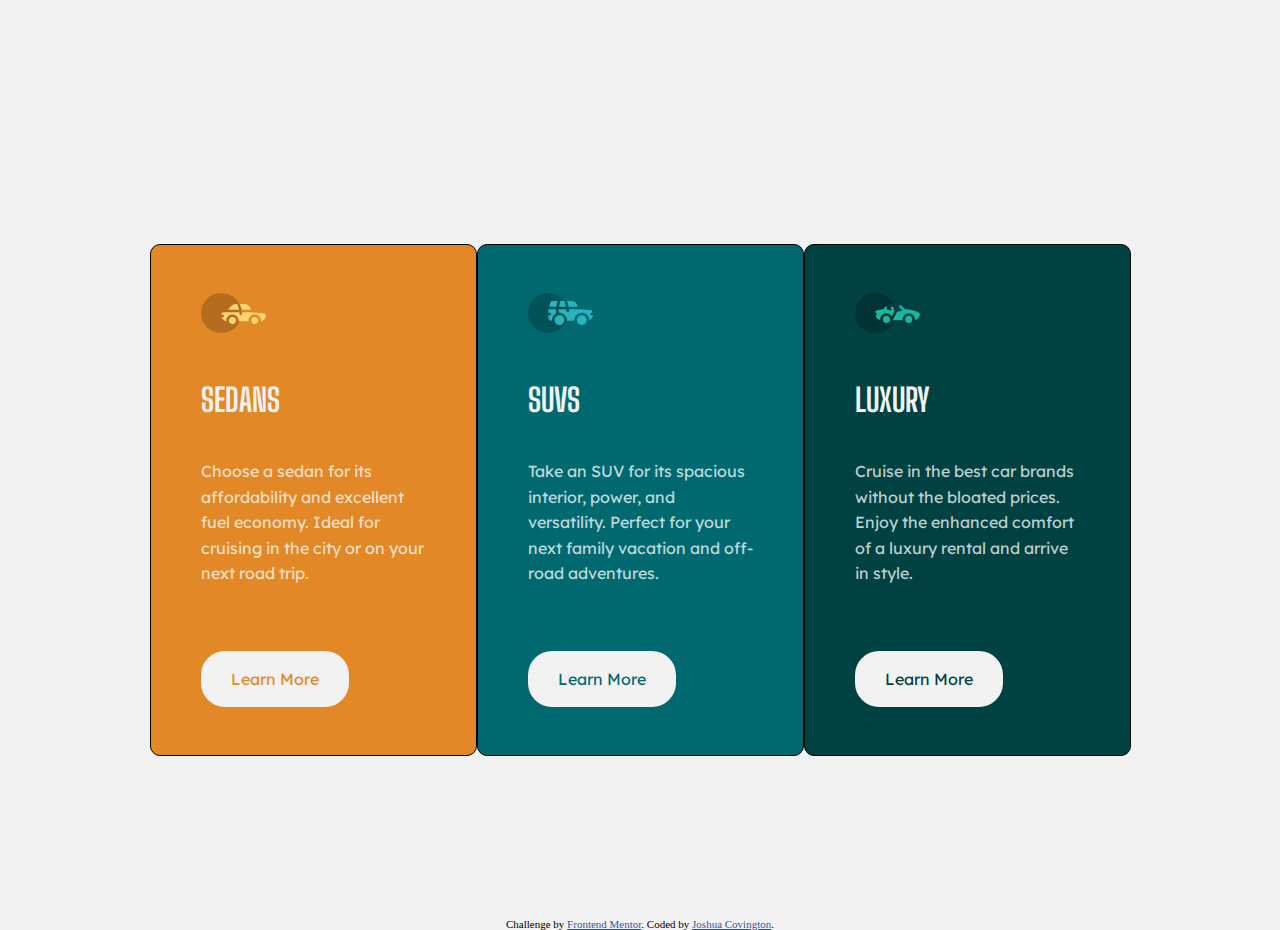
<file: 3-column-preview-card-component-main/index.html>
<!DOCTYPE html>
<html lang="en">
<head>
  <meta charset="UTF-8">
  <meta name="viewport" content="width=device-width, initial-scale=1.0"> <!-- displays site properly based on user's device -->

  <link rel="icon" type="image/png" sizes="32x32" href="./images/favicon-32x32.png">

  <link rel="preconnect" href="https://fonts.gstatic.com" />
  <link
      href="https://fonts.googleapis.com/css2?family=Big+Shoulders+Display:wght@700&family=Lexend+Deca&display=swap"
      rel="stylesheet"/>

  <link rel="stylesheet" href="./css/style.css">
  
  <title>Frontend Mentor | 3-column preview card component</title>

</head>
<body>
  <div class="boxes">

    <div class="box" id="sedans">
    <img src="images/icon-sedans.svg" alt="sedans_img" class="box__img">
    <h2 class="box__heading">Sedans</h2>
    <p class="box__description">Choose a sedan for its affordability and excellent fuel economy. Ideal for cruising in the city 
    or on your next road trip.</p>
    <button class="btn btn-sedans" formaction="javascript:void(0);" type="submit">Learn More</button>
    </div>

    <div class="box" id="suvs">
    <img src="images/icon-suvs.svg" alt="suvs_img" class="box__img">
    <h2 class="box__heading">SUVs</h2>
    <p class="box__description">Take an SUV for its spacious interior, power, and versatility. Perfect for your next family vacation 
    and off-road adventures.</p>
    <button class="btn btn-suvs" formaction="javascript:void(0);" type="submit">Learn More</button>
    </div>

    <div class="box" id="luxury">
    <img src="images/icon-luxury.svg" alt="luxury_img" class="box__img">
    <h2 class="box__heading">Luxury</h2>
    <p class="box__description">Cruise in the best car brands without the bloated prices. Enjoy the enhanced comfort of a luxury 
    rental and arrive in style.</p>
    <button class="btn btn-luxury" formaction="javascript:void(0);" type="submit">Learn More</button>
    </div>
  </div>

  <br/>
  
  <div class="attribution">
    Challenge by <a href="https://www.frontendmentor.io?ref=challenge" target="_blank">Frontend Mentor</a>. 
    Coded by <a href="https://github.com/jcovington16">Joshua Covington</a>.
  </div>
</body>
</html>
</file>
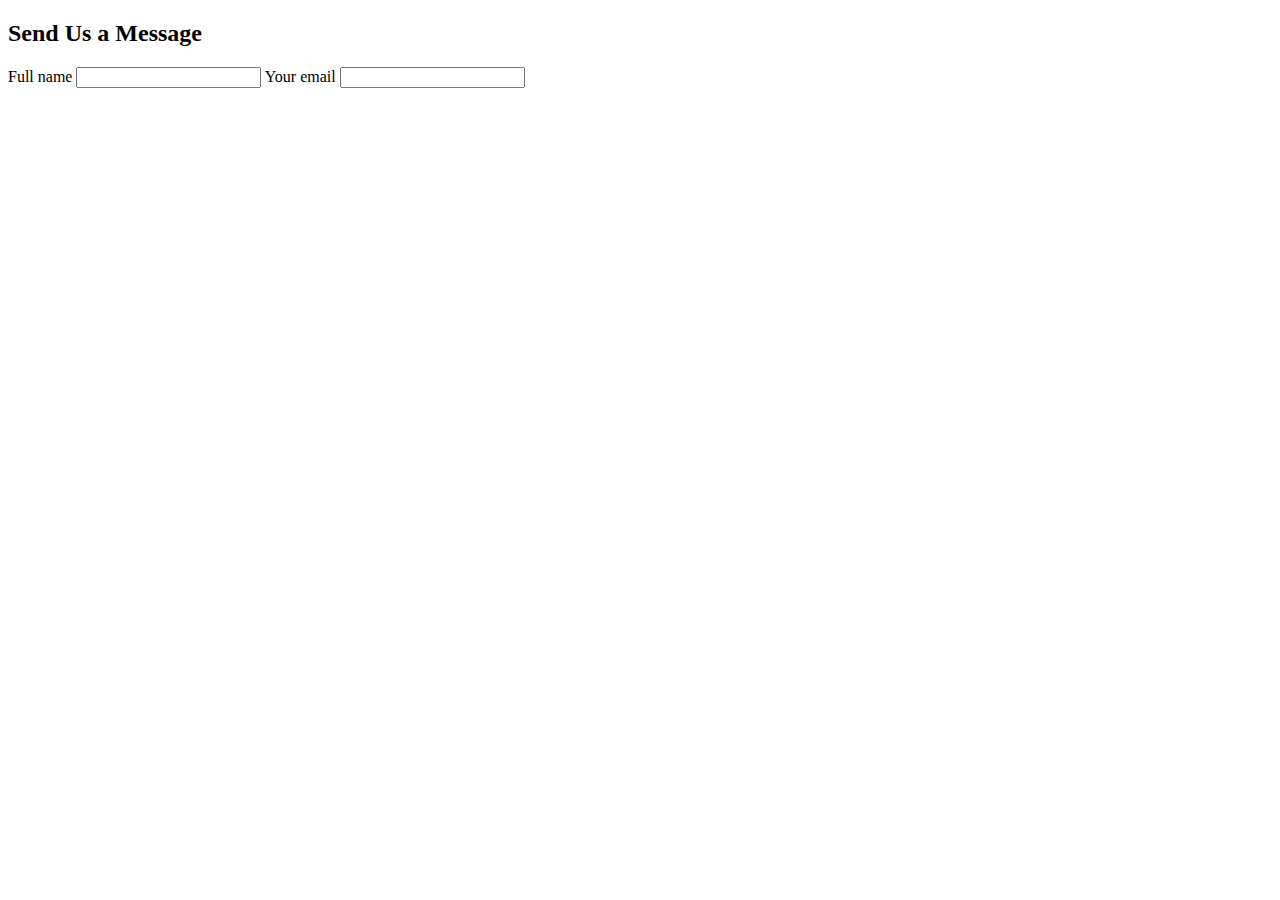
<file: contact-card/index.html>
<!DOCTYPE html>
<html lang="en">
<head>
    <meta charset="UTF-8">
    <meta http-equiv="X-UA-Compatible" content="IE=edge">
    <meta name="viewport" content="width=device-width, initial-scale=1.0">
    <title>Contact Me</title>
</head>
<body>
    <main class="card">

        <h2>Send Us a Message</h2>
        <form action="" class="message">
            <label for="name">Full name</label>
            <input type="text" name="name" id="name">

            <label for="email">Your email</label>
            <input type="email" name="email" id="email">

            
            
            
        </form>
    </main>
    
</body>
</html>
</file>
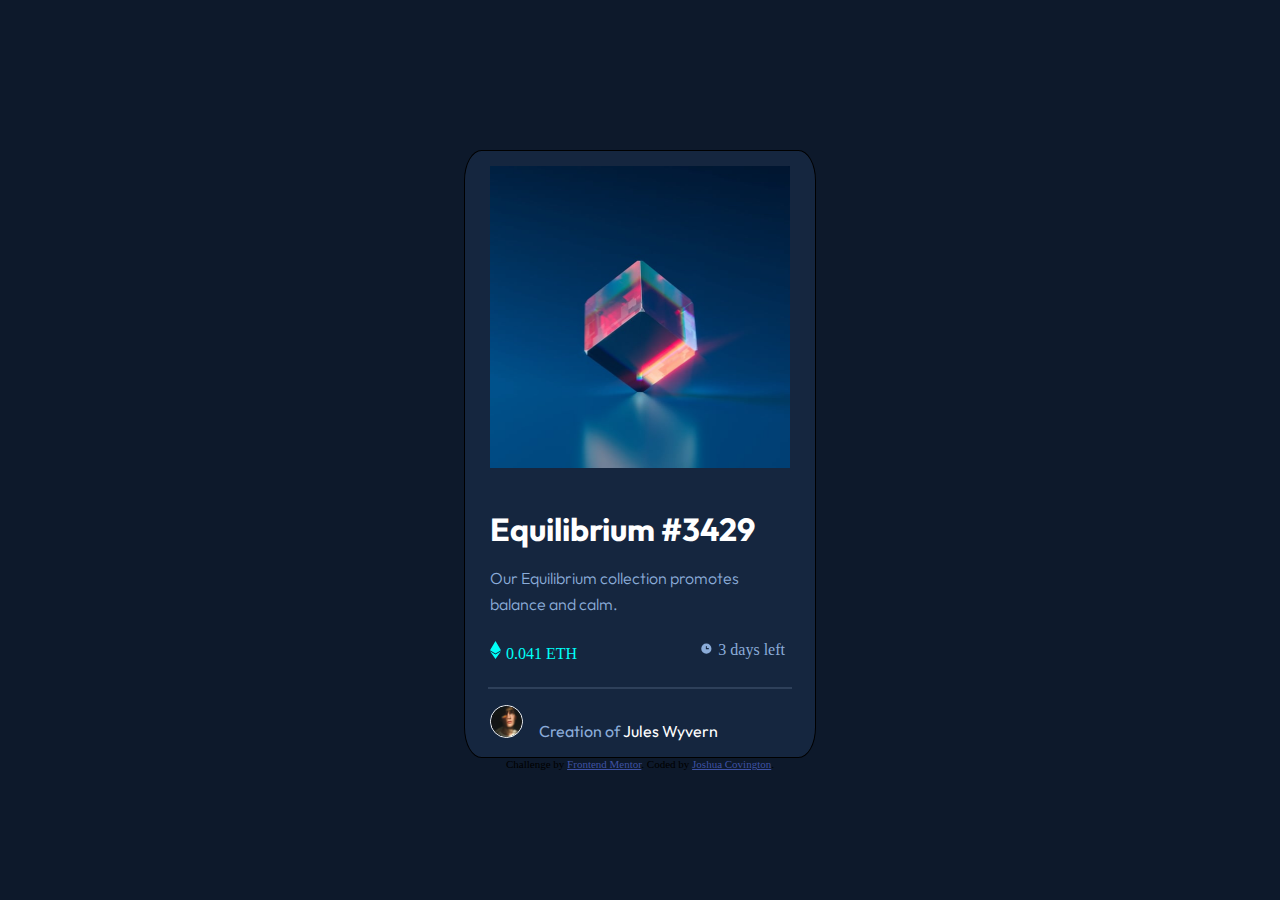
<file: nft-preview-card-component-main/index.html>
<!DOCTYPE html>
<html lang="en">
<head>
  <meta charset="UTF-8">
  <meta name="viewport" content="width=device-width, initial-scale=1.0"> <!-- displays site properly based on user's device -->

  <link rel="icon" type="image/png" sizes="32x32" href="./images/favicon-32x32.png">
  <link rel="stylesheet" href="./styles.css">
  
  <title>Frontend Mentor | NFT preview card component</title>

  <!-- Feel free to remove these styles or customise in your own stylesheet 👍 -->
  <style>
    .attribution { font-size: 11px; text-align: center; }
    .attribution a { color: hsl(228, 45%, 44%); }
  </style>
</head>
<body>

  <main class="main">

    <div class="nft-image">
      <img src="./images/image-equilibrium.jpg" alt="nft image">
    </div>

    <div>
      <h1>Equilibrium #3429</h1>
    </div>
    

    <div class="para">
      <p>
        Our Equilibrium collection promotes balance and calm.
      </p>
    </div>
    
    <div class="eth">
      <span class="span1"><img src="./images/icon-ethereum.svg" alt="eth icon">0.041 ETH</span>
      <span class="span2"><img src="./images/icon-clock.svg" alt="clock">3 days left</span>
    </div>
    
    <hr class="hr">
    
    <div class="avatar">
      <img src="./images/image-avatar.png" alt="Jules Wyvern">
      <p><span class="avatar_span">Creation of</span> Jules Wyvern</p>
    </div>
    
  </main>



  <footer class="attribution">
    Challenge by <a href="https://www.frontendmentor.io?ref=challenge" target="_blank">Frontend Mentor</a>. 
    Coded by <a href="https://github.com/jcovington16" target="_blank">Joshua Covington</a>.
  </footer>
</body>
</html>
</file>
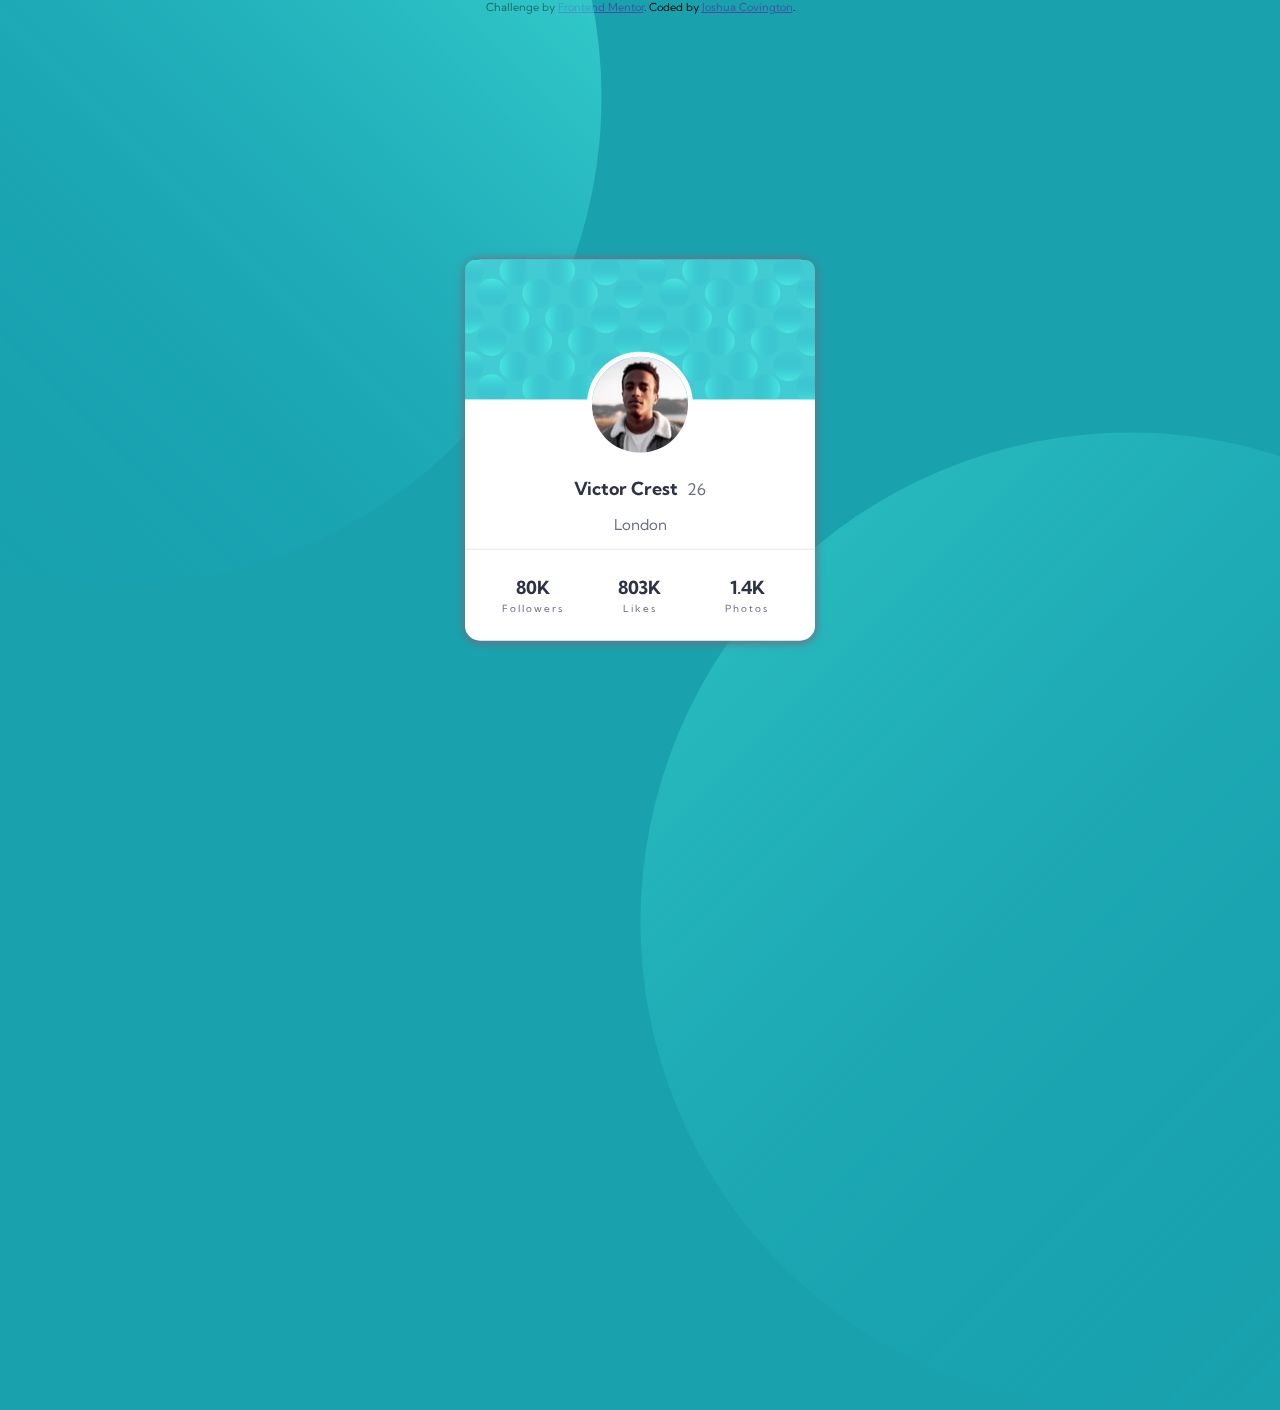
<file: profile-card-component-main/index.html>
<!DOCTYPE html>
<html lang="en">
<head>
  <meta charset="UTF-8">
  <meta name="viewport" content="width=device-width, initial-scale=1.0"> <!-- displays site properly based on user's device -->

  <link rel="icon" type="image/png" sizes="32x32" href="./images/favicon-32x32.png">
  <link rel="stylesheet" href="./style.css">

  <link rel="preconnect" href="https://fonts.gstatic.com">
  <link href="https://fonts.googleapis.com/css2?family=Kumbh+Sans:wght@400;700&display=swap" rel="stylesheet">
  
  <title>Frontend Mentor | Profile card component</title>

  <!-- Feel free to remove these styles or customise in your own stylesheet 👍 -->
  <style>
    .attribution { font-size: 11px; text-align: center; }
    .attribution a { color: hsl(228, 45%, 44%); }
  </style>
</head>
<body>
  <img src="images/bg-pattern-top.svg" alt="top-pattern" class="top-pattern">
  <div class="card-wrapper">
    <div class="box-card">

      <header>
        <img src="images/bg-pattern-card.svg" alt="pattern-card" class="pattern-card">
        <img src="images/image-victor.jpg" alt="profile-pic" class="profile-pic">
      </header>

      <main class="box-info">
        <span class="box-name">Victor Crest</span>
        <span class="box-age">26</span>
        <p class="box-country">London</p>
      </main> 

      <footer class="box-stats">
        <div class="box-stat">
          <h3 class="box-value">80K</h3>
          <h4 class="box-type">Followers</h4>
        </div>
        <div class="box-stat">
          <h3 class="box-value">803K</h3>
          <h4 class="box-type">Likes</h4> 
        </div>
        <div class="box-stat">
          <h3 class="box-value">1.4K</h3>
          <h4 class="box-type">Photos</h4>
        </div>
      </footer> 

    </div>
  </div>

  <img src="images/bg-pattern-bottom.svg" alt="bottom-pattern" class="bottom-pattern">

  <div class="attribution">
    Challenge by <a href="https://www.frontendmentor.io?ref=challenge" target="_blank">Frontend Mentor</a>. 
    Coded by <a href="https://github.com/jcovington16">Joshua Covington</a>.
  </div>
</body>
</html>
</file>
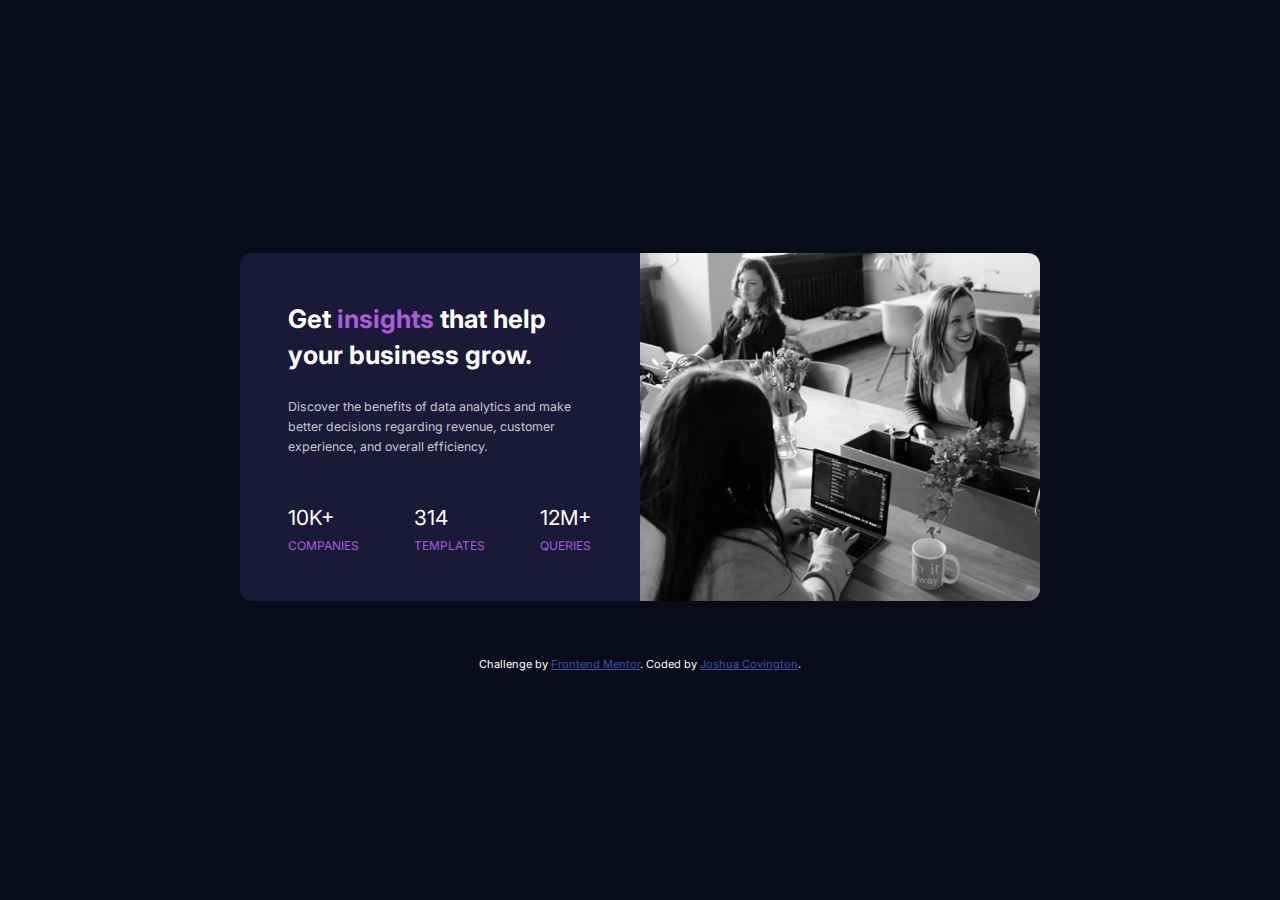
<file: stats-preview-card-component-main/index.html>
<!DOCTYPE html>
<html lang="en">
<head>
  <meta charset="UTF-8">
  <meta name="viewport" content="width=device-width, initial-scale=1.0"> <!-- displays site properly based on user's device -->

  <link rel="icon" type="image/png" sizes="32x32" href="./images/favicon-32x32.png">
  <link rel="stylesheet" href="./css/styles.css">
  
  <title>Frontend Mentor | Stats preview card component</title>

  <!-- Feel free to remove these styles or customise in your own stylesheet 👍 -->
  <style>
    .attribution { font-size: 11px; text-align: center; }
    .attribution a { color: hsl(228, 45%, 44%); }
  </style>
</head>
<body>

  <div class="card ">

    <div class="left">
      <h2>Get <span> insights</span> that help <br> your business grow.</h2>
      <p> Discover the benefits of data analytics and make <br>
          better decisions regarding revenue, customer <br>
          experience, and overall efficiency.</p>
        
      <ul>
        <li>10k+<span>companies</span></li>
        <li>314<span>templates</span></li>
        <li>12m+<span>queries</span></li>
      </ul>

    </div>

    <div class="right">
      <div class="back"></div>
      <img class="image" src="images/image-header-desktop.jpg" alt="">
    </div>

  </div>



  <div class="attribution">
    Challenge by <a href="https://www.frontendmentor.io?ref=challenge" target="_blank">Frontend Mentor</a>. 
    Coded by <a href="https://github.com/jcovington16">Joshua Covington</a>.
  </div>
</body>
</html>
</file>
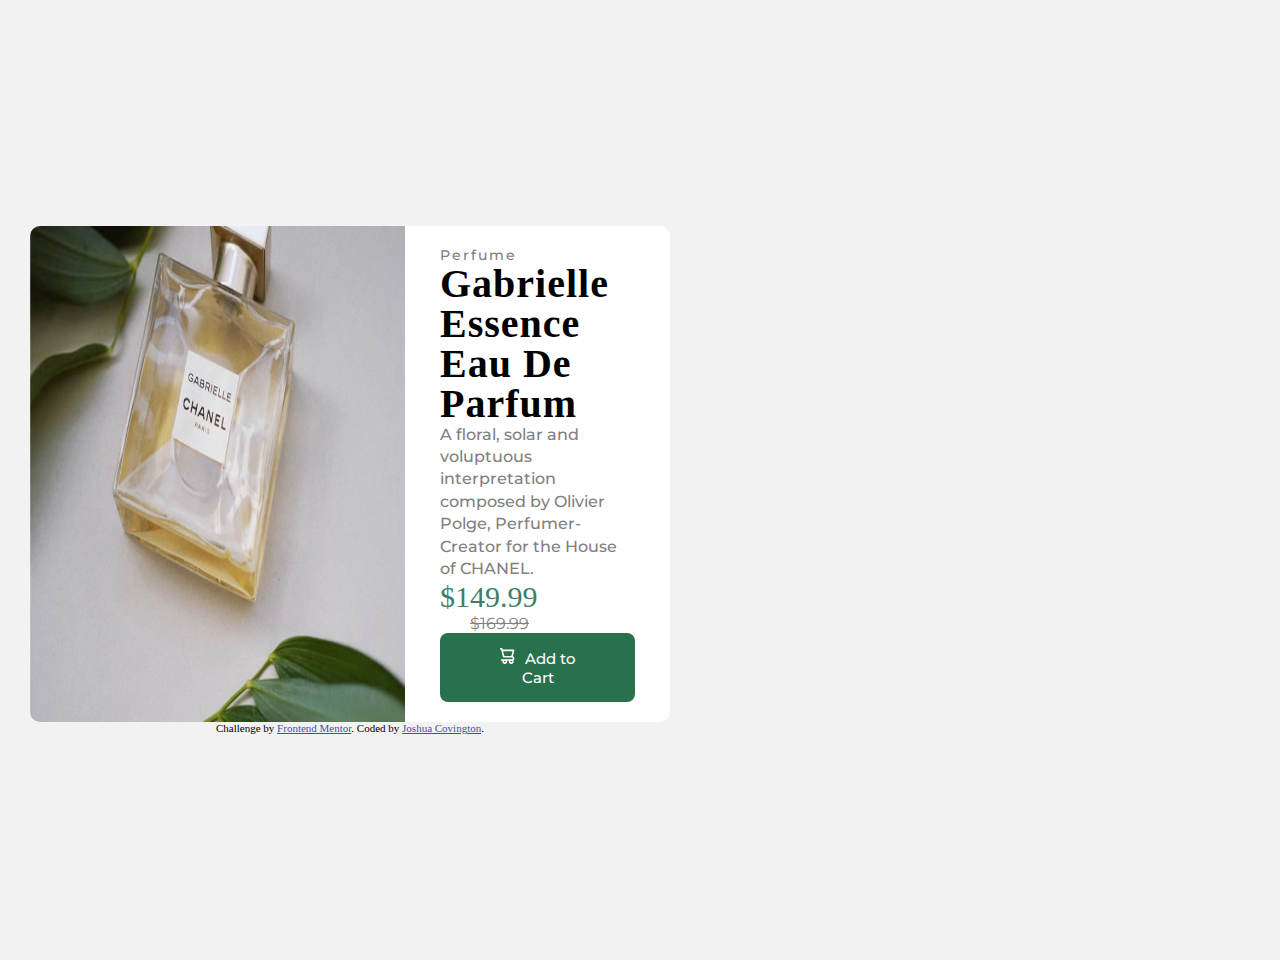
<file: product-preview/product-preview-card-component-main/index.html>
<!DOCTYPE html>
<html lang="en">
<head>
  <meta charset="UTF-8">
  <meta name="viewport" content="width=device-width, initial-scale=1.0"> <!-- displays site properly based on user's device -->

  <link rel="icon" type="image/png" sizes="32x32" href="./images/favicon-32x32.png">
  
  <link href="https://fonts.googleapis.com/css2?family=Montserrat:wght@500;700&display=swap" rel="stylesheet">
  <link rel="stylesheet" href="css/styles.css">
  
  <title>Frontend Mentor | Product preview card component</title>

  <!-- Feel free to remove these styles or customise in your own stylesheet 👍 -->
  <style>
    .attribution { font-size: 11px; text-align: center; }
    .attribution a { color: hsl(228, 45%, 44%); }
  </style>
</head>
<body>


 <div class="preview">
    <img class="image" src="images/image-product-mobile.jpg" alt="perfume">
    

    <div class="card">
      <h3>Perfume</h3>

      <h2>Gabrielle Essence Eau De Parfum</h2>

      <p class="description">A floral, solar and voluptuous interpretation composed by Olivier Polge, 
        Perfumer-Creator for the House of CHANEL.</p> 


      <p class="prices">$149.99 </p> <del>$169.99</del>

      <button>
        <img src="images/icon-cart.svg" alt="cart" class="cart"> Add to Cart
      </button>
    </div>
  
  </div>

  
  <div class="attribution">
    Challenge by <a href="https://www.frontendmentor.io?ref=challenge" target="_blank">Frontend Mentor</a>. 
    Coded by <a href="https://github.com/jcovington16">Joshua Covington</a>.
  </div>
</body>
</html>
</file>
<file: 3-column-preview-card-component-main/css/style.css>
/* Font Imports */

@import url('https://fonts.googleapis.com/css2?family=Big+Shoulders+Display:wght@700&display=swap');
@import url('https://fonts.googleapis.com/css2?family=Lexend+Deca&display=swap');

/* Colors */
:root {
    --orange: hsl(31, 77%, 52%);
    --cyan: hsl(184, 100%, 22%);
    --dark-cyan: hsl(179, 100%, 13%);

    --trans-white: hsla(0, 0%, 100%, 0.75);
    --light-gray: hsl(0, 0%, 95%);
}

/* Style */

* {
    margin: 0;
    padding: 0;
    font-size: 100%;
    box-sizing: border-box;
}

body {
    background-color: var(--light-gray);
    padding: 88px 0;
}

h2 {
    font-family: 'Big Shoulders Display', sans-serif;
    color: var(--light-gray);
    font-size: 32px;
    text-transform: uppercase;
    padding-bottom: 40px;
}

p{
    color: var(--trans-white);
    font-family: 'Lexend Deca', sans-serif;
    line-height: 1.6;
    padding-bottom: 30px;
}

.boxes {
    display: flex;
    flex-direction: column;
    justify-content: center;
    align-items: center;
}

.box {
    max-width: 327px;
    min-height: 442px;
    margin-top: 100px;
    padding: 48px 50px;
    border:1px solid black;
    border-radius: 10px;
}

#sedans {
    background-color: var(--orange);
}

#suvs {
    background-color: var(--cyan);
}

#luxury {
    background-color: var(--dark-cyan);  
}

/* Buttons */
.btn {
    background-color: var(--light-gray);
    font-family: 'Lexend Deca', sans-serif;
    padding: 18px 30px;
    border-radius: 24px;
    border: none;
    cursor: pointer;
}

.btn-sedans {
    color: var(--orange);
}

.btn-suvs {
    color: var(--cyan);
}

.btn-luxury {
    color: var(--dark-cyan);
}

/* Images */
.box__img {
   width: 65px;
   height: 40px;
   color: var(--trans-white);
   margin-bottom: 44px;
   background-repeat: no-repeat; 
}

/* Media Queries */
@media only screen and (min-width: 1000px) {
    body {
        padding: 0;
    }

    .boxes {
        flex-direction: row;
        height: 100vh;
    }

    p {
        line-height: 1.6;
        padding-bottom: 64px;
    }
}

.attribution { 
    font-size: 11px; 
    text-align: center; 
}
.attribution a { 
    color: hsl(228, 45%, 44%); 
}
</file>
<file: nft-preview-card-component-main/styles.css>
@import url('https://fonts.googleapis.com/css2?family=Outfit:wght@300&display=swap');

body {
    background-color: hsl(217, 54%, 11%);
}

.main {
    justify-content: center;
    margin-top: 150px;
    margin-left: auto;
    margin-right: auto;
    background-color:#15263F;
    max-width: 350px;
    border: 1px solid black;
    border-radius: 5%;
    color: white;

}

.nft-image img {
    display: flex;
    width: 300px;
    height: 302px;
    margin-left: auto;
    margin-right: auto;
    justify-content: center;
    padding-bottom: 20px;
    padding-top: 15px;
} 

h1 {
    font-family: 'Outfit';
    font-style: normal;
    padding-left: 25px;
    margin-bottom: 16px;
}

h1:hover {
    color: #00FFF8;
    cursor: pointer;
}

.para p {
    color: #8BACD9;
    font-family: 'Outfit';
    font-style: normal;
    font-weight: 300;
    padding-left: 25px;
    padding-right: 25px;
    font-weight: 300;
    line-height: 26px;
    height: 52px;
    margin-bottom: 24px;

}

.eth {
    display: flex;
    margin-left: auto;
    margin-right: auto;
    justify-content: space-between;
    padding-left: 25px;
    padding-right: 25px;
}

.span1 img {
    width: 11px;
    height: 18px;
    padding-right: 5px;
    top: 1px;
}

.span1 {
    color: hsl(178, 100%, 50%);
}

.span2 img {
    width: 13.33px;
    height: 13.33px;
    padding-right:5px
}

.span2 {
    color:#8BACD9;
    margin-right: 5px;
}

.avatar {
    display: flex;
    margin-left: auto;
    margin-right: auto;
}

.avatar img {
    width: 33px;
    height: 33px;
    box-sizing: border-box;
    border: 1px solid #FFFFFF;
    border-radius: 20px;
    margin-left: 25px;
    margin-right: 16px;
}

.avatar p {
    font-family: 'Outfit';
    font-style: normal;
}

.avatar_span {
    color: #8BACD9;
}

.hr {
    width: 302px;
    border: 1px solid #2E405A;
    margin-top: 24px;
    margin-bottom: 16px;
}

.attribution:focus-visible {
    margin-left: auto;
    margin-right: auto;
    width: 400px;
}
</file>
<file: profile-card-component-main/style.css>
@import url('https://fonts.googleapis.com/css?family=Heebo:300&display=swap');

* {
  box-sizing: border-box;
}

body {
    position: fixed;
    font-family: 'Kumbh Sans', sans-serif;
    justify-content: center;
    width: 100vw;
    height: 100vh;
    margin: 0;
    background-color: hsl(185, 75%, 39%);
}

.top-pattern {
    position: absolute;
    bottom: 35%;
    right: 53%;
}

.bottom-pattern {
    position: absolute;
    left: 50%;
    top: 48%;
    z-index: -1;
}

.card-wrapper {
    display: grid;
    grid-template-columns: 350px;
    grid-template-rows: auto;
    text-align: center;
    background-color: #fff;
    border-radius: 15px;
    position: fixed;
    top: 50%;
    left: 50%;
    transform: translate(-50%,-50%);
    box-shadow: 0 1px 10px 1px hsl(227, 10%, 46%); 
}

.pattern-card{
    border-top-left-radius: 10px;
    border-top-right-radius: 10px;
  }
  
  .profile-pic{
    border-radius: 100%;
    position: relative;
    border: 5px solid white;
    margin-top: -15%;
  }
  
  span {
    display: inline-block;
  }
  
  .box-name{
    margin: 15px 0 0;
  }
  
  .box-age{
    font-weight: 400;
    margin: 15px 0 0 5px;
  }
  
  .box-country{
    font-size: 15px;
  } 
  
  .box-type{
    letter-spacing: 2px;
    font-size: 10px;
    font-weight: normal;
  }
  
  .box-age, .box-country, .box-type {
    color: hsl(227, 10%, 46%);
  }
  
  .box-name, .box-value {
    color: hsl(229, 23%, 23%);
    font-weight: 700;
    font-size: 18px;
  }
  
  .box-value, .box-type {
    margin: 0;
  }
  
  .box-stats{
    display: grid;
    grid-template-columns: 1fr 1fr 1fr;
    grid-template-rows: 1fr;
    border-top: 1px solid #e7e7e7;
    padding: 7% 4%;
    line-height: 1.5;
  }

  .attribution{
    font-size: 11px;
    text-align: center;
  }
  
  .attribution a {
    color: hsl(228, 45%, 44%);
  }

/* .box-card {
    border-radius: 10px;
    width: 200px;
    padding: 30px;
    margin: 10px 10px;
} */
</file>
<file: stats-preview-card-component-main/css/styles.css>
@import url('https://fonts.googleapis.com/css2?family=Inter:wght@400;700&display=swap');
@import url('https://fonts.googleapis.com/css2?family=Lexend+Deca&display=swap');

/* Colors */
:root {
    --dark-blue: hsl(233, 47%, 7%);
    --desaturated-blue: hsl(244, 38%, 16%);
    --dark-color: #1B1937;
    --violet: hsl(277, 64%, 61%);
    --Very-dark-blue-: hsl(233, 47%, 7%);
    --Dark-desaturated-blue-: hsl(244, 38%, 16%);
    --Soft-violet-: hsl(277, 64%, 61%);
    --White: hsl(0, 0%, 100%);
    --Slightly-transparent-white1-: hsla(0, 0%, 100%, 0.75);
    --Slightly-transparent-white2-: hsla(0, 0%, 100%, 0.6);
}

/* Style */
* {
    margin: 0;
    padding: 0;
    box-sizing: border-box;
}

.attribution {
    font-size: 11px;  
    text-align: center; 
}

.attribution a { 
color: hsl(228, 45%, 44%); 
}

body {
    height: 100vh;
    font-family: 'Inter', sans-serif;
    background-color: var(--Very-dark-blue-);
    padding: 1.25rem;
    font-size: 15px;
    color: white;
    display: flex;
    flex-direction: column;
    align-items: center;
    justify-content: center;
    gap: 2rem;
}

.card {
    max-width: 800px;
    background-color: var(--Dark-desaturated-blue-);
    display: grid;
    grid-template-columns: 1fr 1fr;
    overflow: hidden;
    border-radius: 12px;
    margin: 1.5rem; 
}

.left {
    padding: 3rem;
}

.left h2 {
    font-family: 'Inter', sans-serif;
    font-weight: 700;
    color: var(--White);
    font-size: 1.6rem;
    line-height: 1.4;
    margin-bottom: 1.5rem;
}

.left p {
    font-size: 0.775rem;
    color: var(--Slightly-transparent-white1-);
    line-height: 1.6;
    margin-bottom: 1rem;
}

.right::before {
    background-color: hsla(277, 64%, 25%, 0.51);
    position: absolute;
    content: '';
    
}

.back {
    position: absolute;
    top: 0;
    left: 0;
    right: 0;
    bottom: 0;
    opacity: 0;
    background-color: var(--Soft-violet-);
}

.image {
    width: 100%;
    height: 100%;
    object-fit: cover;
}

ul {
    list-style-type: none;
    display: flex;
    justify-content: space-between;
    align-items: center;
    margin-top: 3rem;
}

li {
    color: var(--White);
    font-size: 1.3rem;
    text-transform: uppercase;
}

ul li span {
    display: block;
    margin-top: 8px;
    font-size: 0.75rem;
    font-weight: 400;
}

span {
    color: var(--violet);
}


@media screen and (max-width: 853px) and (min-width:451px) {
    body {
        font-size: 0.6rem;
    }

    .card {
        grid-template-columns: 1fr;
    }

    .left {
        padding: 1rem;
        order: 2;
    }

    .left h2 {
        font-size: 1.1rem;
    }

    .left p {
        font-size: 1rem;
    }

    .left ul li span {
        font-size: 0.6rem;
    }

    .right img {
        background: url("../images/image-header-mobile.jpg");
    }

}

@media only screen and (max-width: 450px) {
    body {
      padding: 1.25rem;
      text-align: center;
      display: flex;
      flex-flow: column;
    }

    .card {
     display: block;
    }

     .left {
      order: 2;
    }

    .right {
        order: 1;
    }

     .left h2 {
      font-size: 1.3rem;
    }

     p {
      font-size: 0.95rem;
    }

     .left ul {
      margin-top: 1.5rem;
      flex-direction: column;
      gap: 8px;
    }

    .left ul li span {
      margin-top: 10px;
    }

    .right img {
      background: url("./images/image-header-mobile-jpg");
    }
    
  }
</file>
<file: product-preview/product-preview-card-component-main/css/styles.css>
* {
    margin: 0;
    padding: 0;
    box-sizing: border-box;
}

body {
    min-height: 100vh;
    font-family: 'Fraunces', serif;
    width: 50%;
    font-size: 14px;
    background-color: #F2F2F2;
    display: flex;
    flex-direction: column;
    align-items: center;
    justify-content: center;
}

.preview {
    display: flex;
    border-radius: 10px;
    background-color: hsl(0, 0%, 100%);
}

.image {
    width: 375px;
    border-top-left-radius: 10px;
    border-bottom-left-radius: 10px;
}

.card {
    margin: 20px 35px;
}

h3 {
    font-size: 14px;
    font-family: 'Montserrat', sans-serif;
    letter-spacing: 2px;
    color: gray;
    font-weight: 500;
}

h2 {
    font-weight: 700;
    font-size: 40px;
    line-height: 1;
    letter-spacing: 1px;
}

.description {
    font-weight: 500;
    font-family: 'Montserrat', sans-serif;
    font-size: 16px;
    color: gray;
    line-height: 1.4;
}

button {
    background-color: hsl(150, 46%, 30%);
    color: white;
    padding: 15px 50px;
    border: none;
    border-radius: 8px;
    font-family: 'Montserrat', sans-serif;
    font-size: 15px;
    font-weight: 500;
}

button:hover {
    background-color: hsl(150, 46%, 30%);
}

.cart {
    margin-right: 6px;
}

.prices {
    color:hsl(158, 36%, 37%);
    display: inline-block;
    font-size:30px;
}

del {
    margin: auto  30px;
    color: gray;
    font-size: 16px;
    font-family: 'Montserrat', sans-serif;
}

@media screen and (min-width: 375px) { 
    body {
        margin: 30px;
    }
    .image {
        max-width: 430px;
    }

    .prices {
        display: flex;
    }

    .price2 {
        margin: 4px;
        margin-left: 10px;
        font-size: 10px;
    }

    /* .preview {
        display: flex;
        flex-direction: column;
    } */
    
 }
</file>
